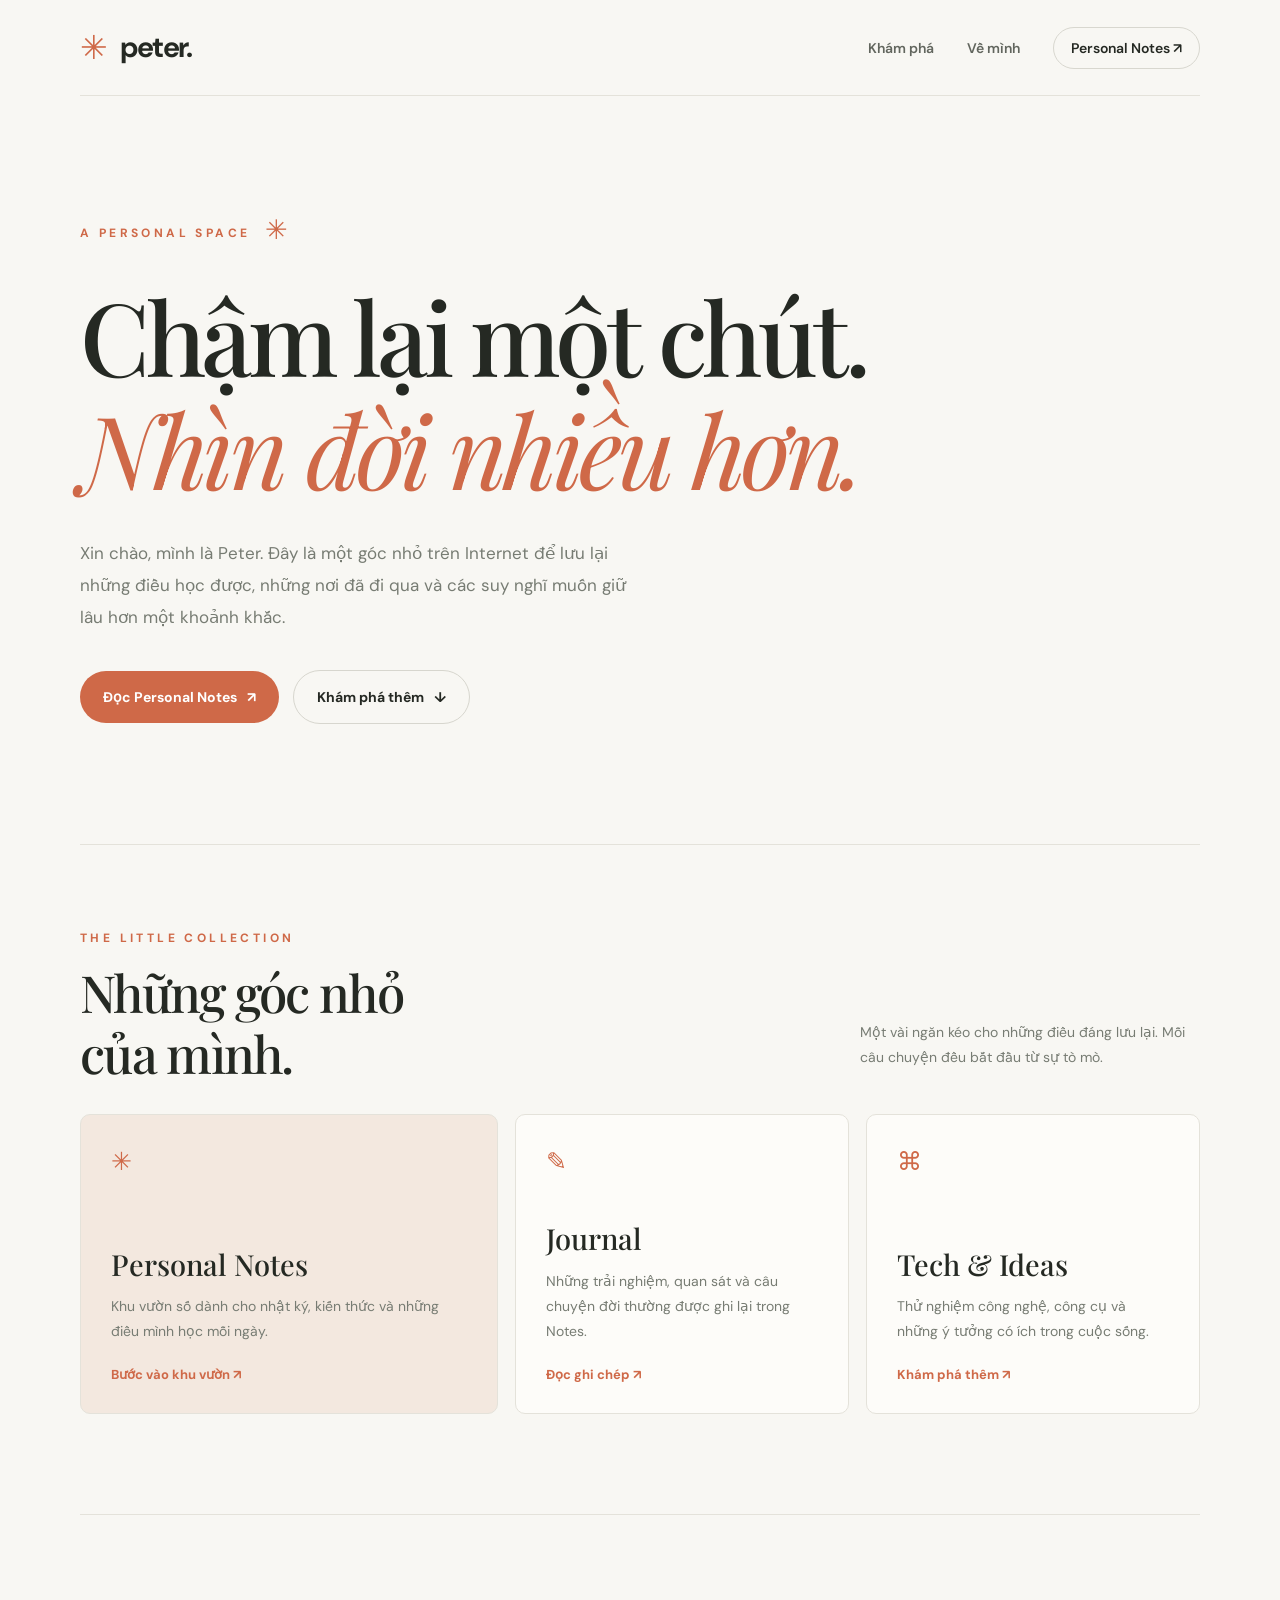
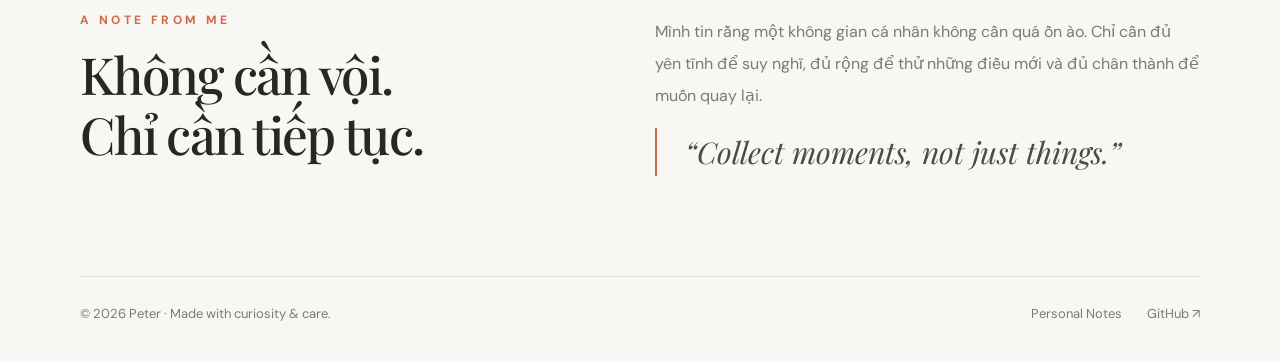
<file: index.html>
<!doctype html>
<html lang="vi">
<head>
  <meta charset="utf-8">
  <meta name="viewport" content="width=device-width, initial-scale=1">
  <meta name="theme-color" content="#f8f7f3">
  <meta name="description" content="Không gian cá nhân của Peter — những ghi chép, hành trình và suy nghĩ đáng lưu giữ.">
  <title>Peter — Notes, Life & Journeys</title>
  <link rel="icon" href="/assets/favicon.svg" type="image/svg+xml">
  <link rel="stylesheet" href="/assets/style.css">
</head>
<body>
  <div class="container">
    <header class="header">
      <a class="brand" href="/" aria-label="Peter — Trang chủ"><span class="brand-mark">✳</span> peter.</a>
      <nav class="nav" aria-label="Điều hướng chính">
        <a class="nav-hide" href="#explore">Khám phá</a>
        <a class="nav-hide" href="#about">Về mình</a>
        <a class="nav-cta" href="/PersonalNotes/">Personal Notes ↗</a>
      </nav>
    </header>
    <main>
      <section class="hero" aria-labelledby="hero-title">
        <div class="eyebrow">A PERSONAL SPACE <span class="asterisk">✳</span></div>
        <h1 id="hero-title">Chậm lại một chút.<br><em>Nhìn đời nhiều hơn.</em></h1>
        <p class="hero-description">Xin chào, mình là Peter. Đây là một góc nhỏ trên Internet để lưu lại những điều học được, những nơi đã đi qua và các suy nghĩ muốn giữ lâu hơn một khoảnh khắc.</p>
        <div class="actions">
          <a class="btn btn-primary" href="/PersonalNotes/">Đọc Personal Notes <span aria-hidden="true">↗</span></a>
          <a class="btn btn-secondary" href="#explore">Khám phá thêm <span aria-hidden="true">↓</span></a>
        </div>
      </section>
      <section class="section" id="explore" aria-labelledby="explore-title">
        <div class="section-heading"><div><div class="eyebrow">THE LITTLE COLLECTION</div><h2 id="explore-title">Những góc nhỏ<br>của mình.</h2></div><p class="section-note">Một vài ngăn kéo cho những điều đáng lưu lại. Mỗi câu chuyện đều bắt đầu từ sự tò mò.</p></div>
        <div class="cards">
          <a class="card featured" href="/PersonalNotes/"><span class="card-icon" aria-hidden="true">✳</span><h3>Personal Notes</h3><p>Khu vườn số dành cho nhật ký, kiến thức và những điều mình học mỗi ngày.</p><span class="card-bottom">Bước vào khu vườn ↗</span></a>
          <a class="card" href="/PersonalNotes/"><span class="card-icon" aria-hidden="true">✎</span><h3>Journal</h3><p>Những trải nghiệm, quan sát và câu chuyện đời thường được ghi lại trong Notes.</p><span class="card-bottom">Đọc ghi chép ↗</span></a>
          <a class="card" href="/PersonalNotes/"><span class="card-icon" aria-hidden="true">⌘</span><h3>Tech & Ideas</h3><p>Thử nghiệm công nghệ, công cụ và những ý tưởng có ích trong cuộc sống.</p><span class="card-bottom">Khám phá thêm ↗</span></a>
        </div>
      </section>
      <section class="section about" id="about" aria-labelledby="about-title">
        <div><div class="eyebrow">A NOTE FROM ME</div><h2 id="about-title">Không cần vội.<br>Chỉ cần tiếp tục.</h2></div>
        <div><p class="about-text">Mình tin rằng một không gian cá nhân không cần quá ồn ào. Chỉ cần đủ yên tĩnh để suy nghĩ, đủ rộng để thử những điều mới và đủ chân thành để muốn quay lại.</p><div class="about-stat">“Collect moments, not just things.”</div></div>
      </section>
    </main>
    <footer class="footer"><span>© <span id="year">2026</span> Peter · Made with curiosity & care.</span><div class="footer-links"><a href="/PersonalNotes/">Personal Notes</a><a href="https://github.com/phdtravels" target="_blank" rel="noopener noreferrer">GitHub ↗</a></div></footer>
  </div>
  <script>document.getElementById('year').textContent=new Date().getFullYear();</script>
</body>
</html>
</file>
<file: assets/style.css>
@import url('https://fonts.googleapis.com/css2?family=DM+Sans:wght@400;500;600;700&family=Playfair+Display:ital,wght@0,400;0,500;0,600;1,400;1,500&display=swap');
:root{--bg:#f8f7f3;--ink:#252923;--muted:#777c73;--line:#e4e2da;--orange:#cf6948;--orange-dark:#aa4e33;--white:#fff;--serif:'Playfair Display',Georgia,serif;--sans:'DM Sans',Arial,sans-serif}
*{box-sizing:border-box}html{scroll-behavior:smooth}body{margin:0;background:var(--bg);color:var(--ink);font-family:var(--sans);-webkit-font-smoothing:antialiased}a{color:inherit;text-decoration:none}button{font:inherit}.container{width:min(1120px,calc(100% - 48px));margin:auto}.header{height:96px;border-bottom:1px solid var(--line);display:flex;align-items:center;justify-content:space-between;gap:28px}.brand{font-size:29px;font-weight:700;letter-spacing:-1.7px;white-space:nowrap}.brand-mark{color:var(--orange);font-size:33px;vertical-align:-2px;font-weight:400;margin-right:9px}.nav{display:flex;align-items:center;gap:33px;color:#62665e;font-weight:600;font-size:14px}.nav a:hover,.footer a:hover{color:var(--orange)}.nav .nav-cta{padding:11px 17px;border:1px solid #d8d7cf;border-radius:999px;color:var(--ink)}.nav .nav-cta:hover{background:#fff3ed;border-color:var(--orange)}.hero{padding:114px 0 120px;position:relative}.eyebrow{text-transform:uppercase;color:var(--orange);font-size:12px;letter-spacing:3.4px;font-weight:700}.asterisk{font-size:27px;color:var(--orange);font-weight:400;display:inline-block;transform:translateY(2px);margin-left:8px}.hero h1{font:500 clamp(60px,7.9vw,110px)/1.12 var(--serif);letter-spacing:-4.5px;margin:34px 0 31px;max-width:1000px}.hero h1 em,.error-title em{font-weight:400;color:var(--orange)}.hero-description{font-size:17px;line-height:1.9;color:var(--muted);max-width:570px}.actions{display:flex;align-items:center;gap:14px;flex-wrap:wrap;margin-top:37px}.btn{display:inline-flex;align-items:center;justify-content:center;gap:10px;font-weight:700;font-size:14px;border-radius:999px;padding:17px 23px;transition:transform .2s,background .2s,border-color .2s}.btn:hover{transform:translateY(-2px)}.btn-primary{background:var(--orange);color:white}.btn-primary:hover{background:var(--orange-dark)}.btn-secondary{border:1px solid #d7d6ce;background:transparent}.btn-secondary:hover{background:white}.section{border-top:1px solid var(--line);padding:85px 0 100px}.section-heading{display:flex;justify-content:space-between;align-items:end;gap:24px;margin-bottom:31px}.section h2{font:500 clamp(36px,4vw,55px)/1.18 var(--serif);letter-spacing:-1.7px;margin:16px 0 0}.section-note{color:var(--muted);font-size:14px;line-height:1.75;max-width:340px}.cards{display:grid;grid-template-columns:1.25fr 1fr 1fr;gap:17px}.card{display:flex;min-height:300px;flex-direction:column;border:1px solid var(--line);border-radius:10px;background:#fdfcf9;padding:30px;transition:border-color .2s,transform .2s}.card:hover{border-color:#dab6a4;transform:translateY(-3px)}.card.featured{background:#f3e8df}.card-icon{font-size:25px;color:var(--orange)}.card h3{font:500 29px/1.25 var(--serif);margin:auto 0 12px}.card p{color:var(--muted);line-height:1.8;font-size:14px;margin:0 0 22px}.card-bottom{font-weight:700;font-size:13px;color:var(--orange)}.about{display:grid;grid-template-columns:1fr 1.1fr;gap:80px;align-items:center}.about-text{color:var(--muted);font-size:16px;line-height:2}.about-stat{border-left:2px solid var(--orange);padding-left:28px;color:#484d45;font:italic 30px/1.6 var(--serif)}.footer{border-top:1px solid var(--line);padding:28px 0 40px;display:flex;justify-content:space-between;align-items:center;gap:20px;color:var(--muted);font-size:13px}.footer-links{display:flex;gap:25px}.error-page{min-height:calc(100vh - 178px);display:flex;align-items:center;justify-content:center;text-align:center;padding:68px 0 84px}.error-number{font:500 clamp(115px,20vw,210px)/.9 var(--serif);letter-spacing:-10px;margin:14px 0 26px}.error-title{font:500 clamp(36px,6vw,66px)/1.25 var(--serif);letter-spacing:-2px;margin:0 0 22px}.error-description{font-size:16px;color:var(--muted);line-height:1.85;margin:auto;max-width:530px}.error-page .actions{justify-content:center}.error-deco{font-size:28px;color:var(--orange);margin-top:50px}@media(max-width:780px){.container{width:min(100% - 38px,1120px)}.header{height:78px}.nav{gap:14px;font-size:12px}.nav .nav-hide{display:none}.brand{font-size:24px}.hero{padding:94px 0 102px}.hero h1{letter-spacing:-2px;font-size:clamp(52px,10.5vw,80px)}.section{padding:65px 0}.section-heading{display:block}.cards{grid-template-columns:1fr}.card{min-height:225px}.card h3{margin-top:40px}.about{grid-template-columns:1fr;gap:20px}.footer{align-items:start;flex-direction:column}.error-page{min-height:calc(100vh - 150px)}.error-number{letter-spacing:-5px}}
@media(prefers-reduced-motion:reduce){html{scroll-behavior:auto}.btn,.card{transition:none}}
</file>
